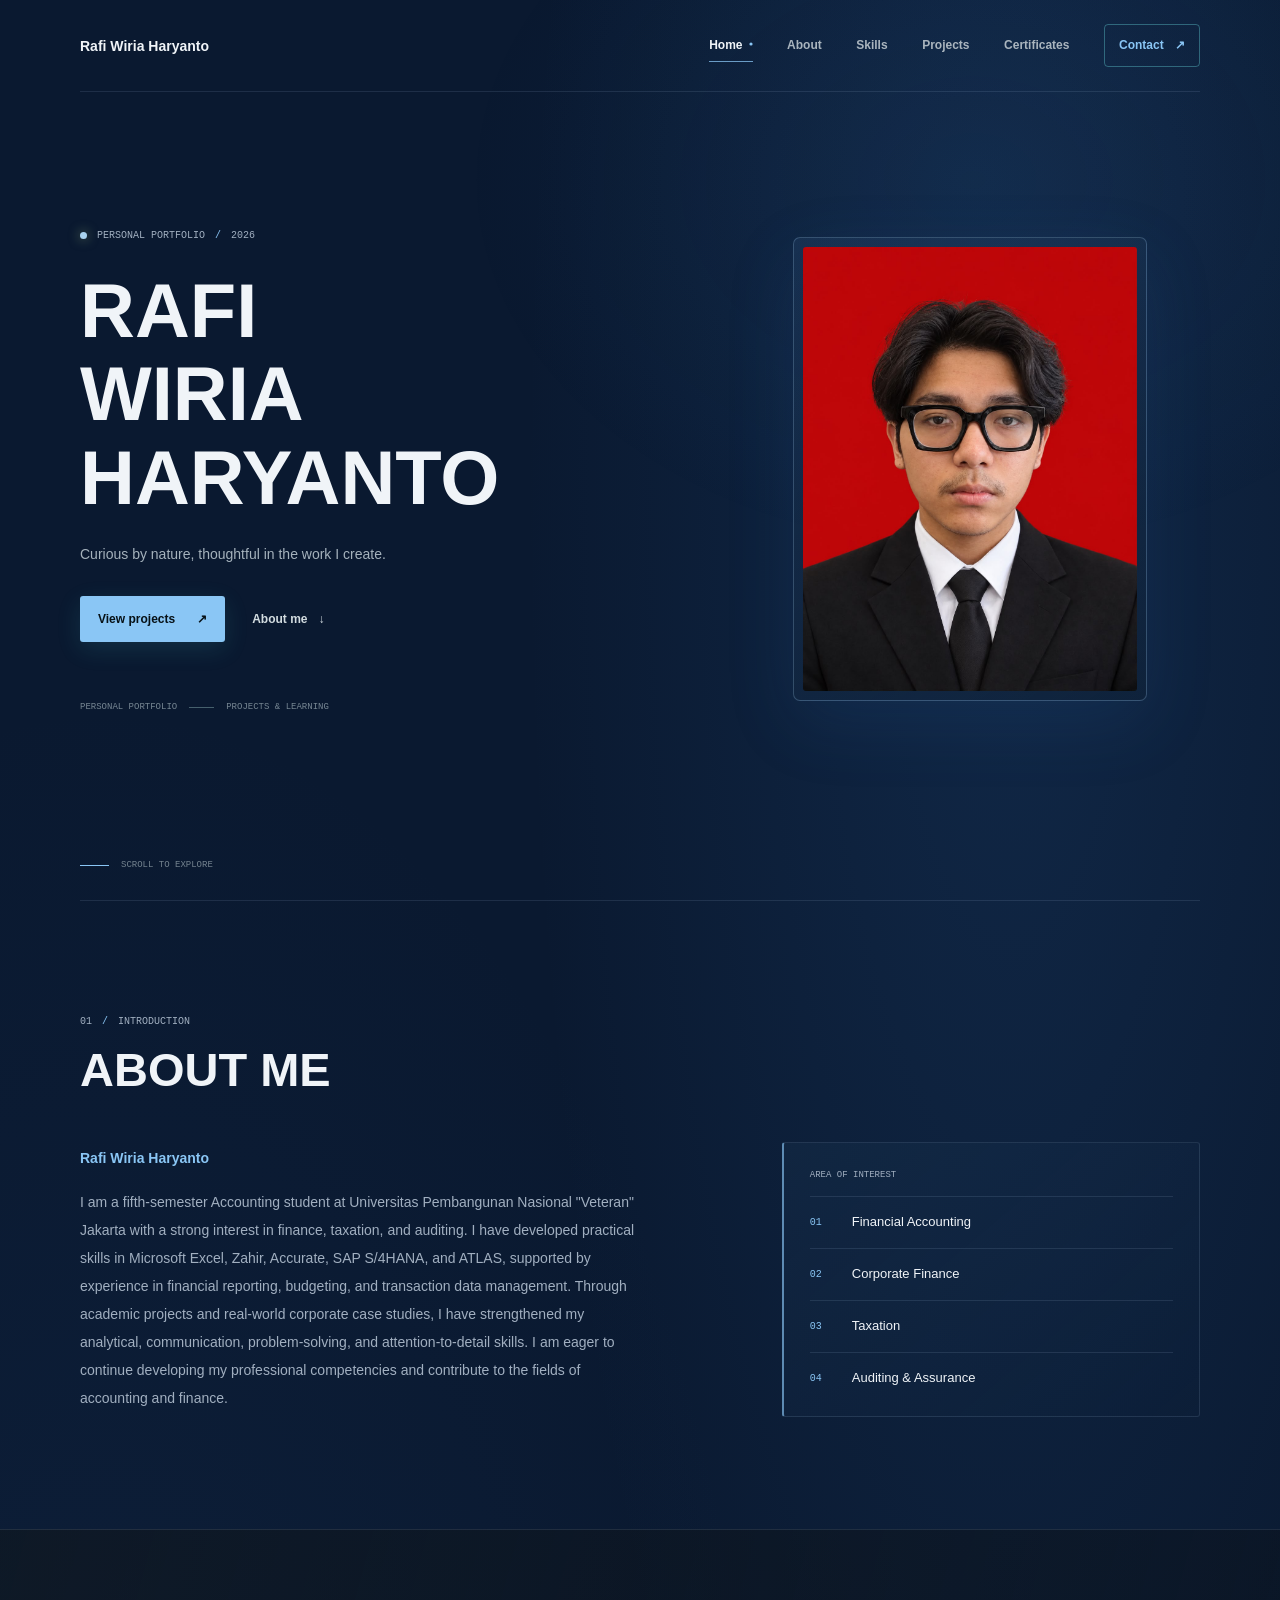
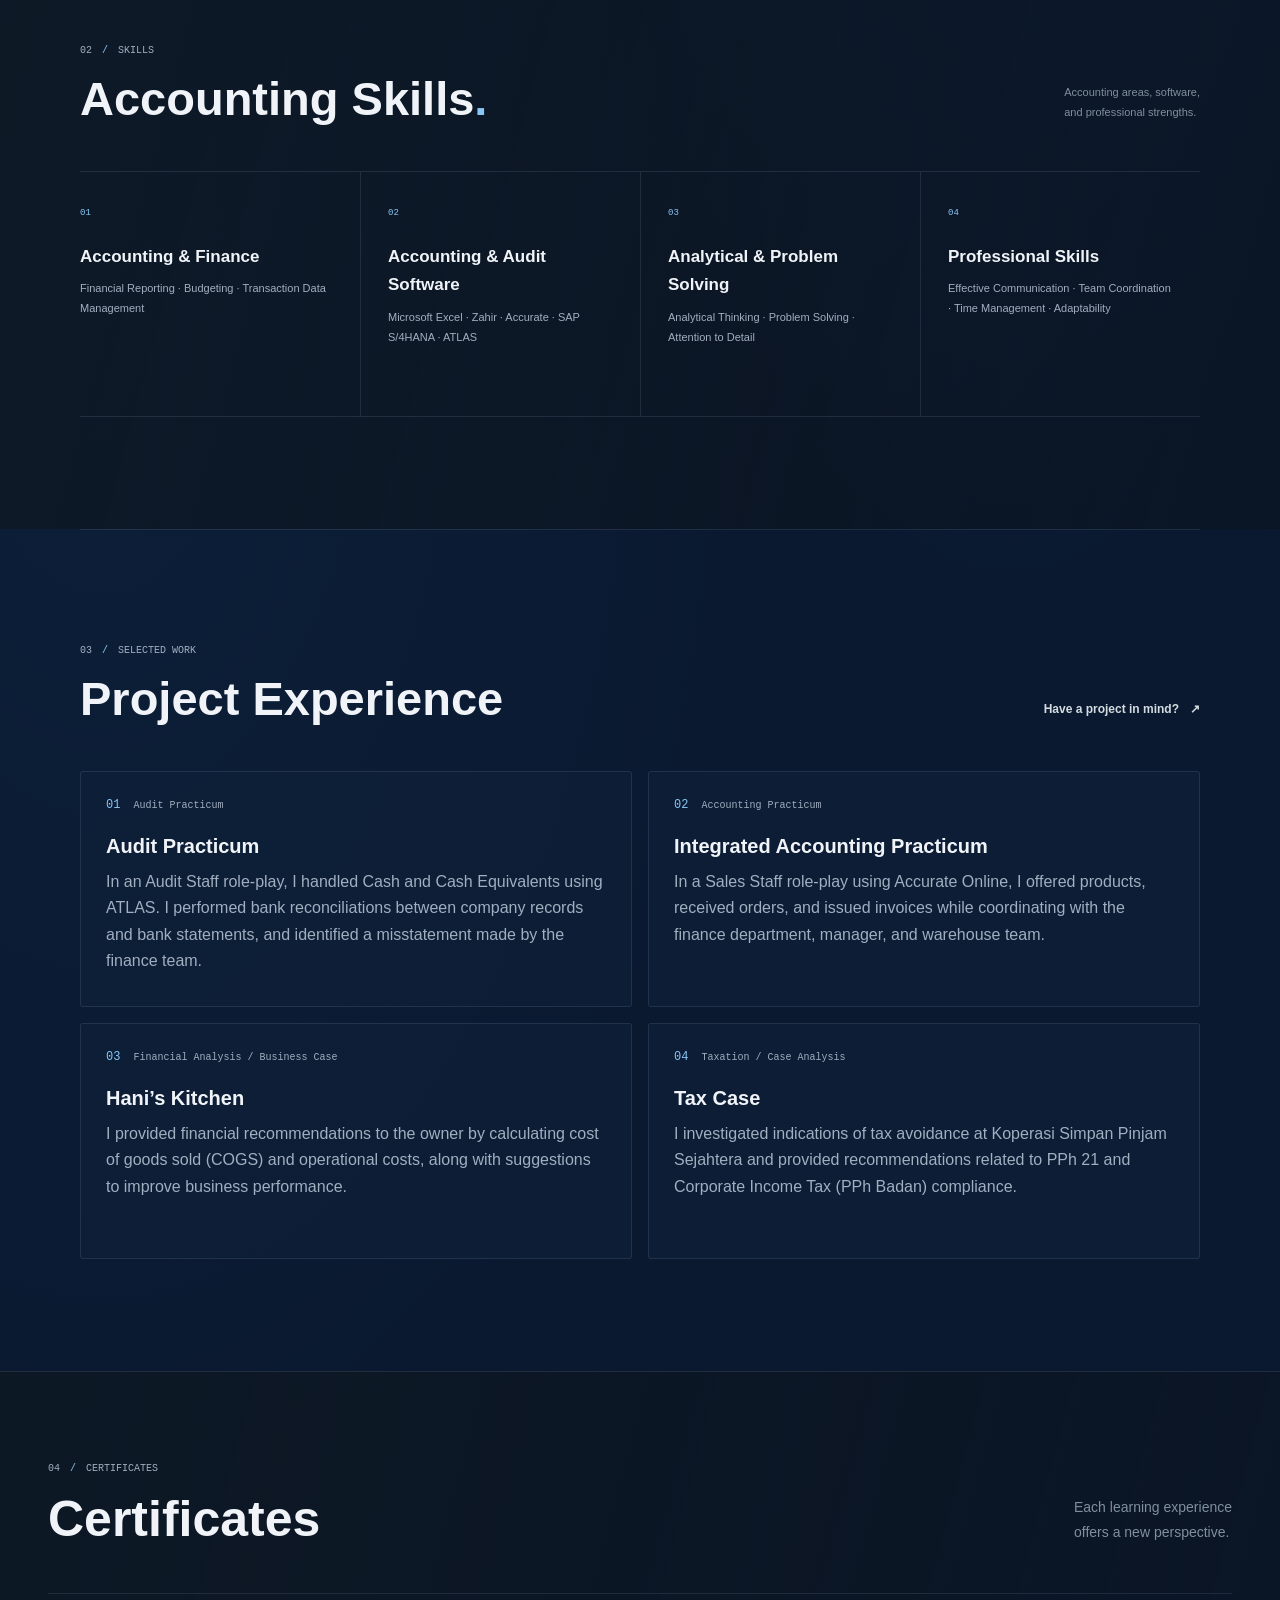
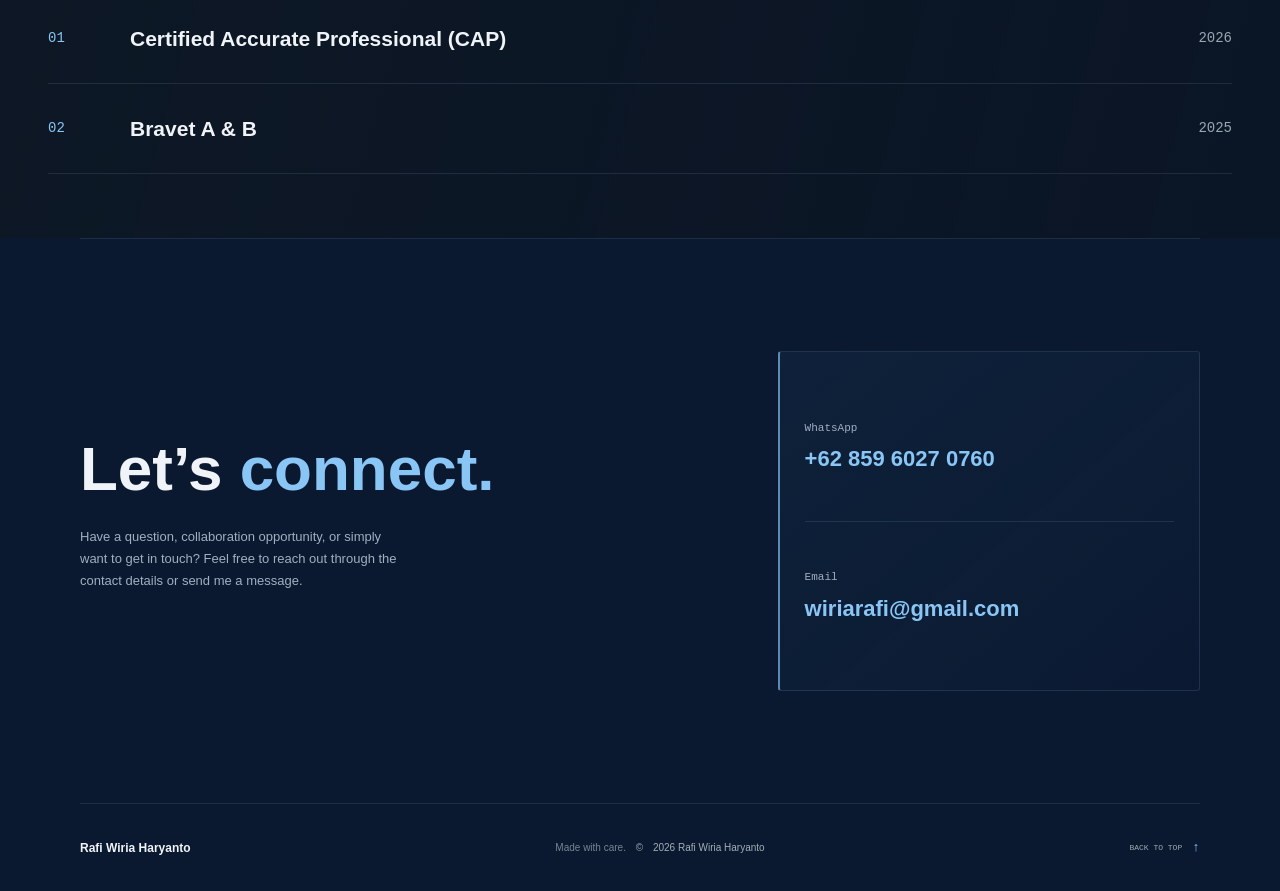
<file: index.html>
<!DOCTYPE html>
<html lang="en">
<head>
	<meta charset="UTF-8">
	<meta name="viewport" content="width=device-width, initial-scale=1.0">
	<meta name="theme-color" content="#0a1930">
	<meta name="description" content="Portfolio pribadi Rafi Wiria Haryanto.">
	<title>Rafi Wiria Haryanto | Portfolio</title>
	<link rel="stylesheet" href="style.css">
	<script src="script.js" defer></script>
</head>
<body>
	<div class="page-shell">
		<header class="site-header">
			<a class="wordmark" href="#home" aria-label="Rafi Wiria Haryanto, kembali ke Home">Rafi Wiria Haryanto</a>
			<button class="menu-toggle" type="button" aria-label="Open navigation" aria-expanded="false" aria-controls="primary-navigation">
				<span></span><span></span>
			</button>
			<nav class="site-nav" id="primary-navigation" aria-label="Primary navigation">
				<a href="#home" class="nav-link is-active">Home</a>
				<a href="#about" class="nav-link">About</a>
				<a href="#skills" class="nav-link">Skills</a>
				<a href="#projects" class="nav-link">Projects</a>
				<a href="#certificates" class="nav-link">Certificates</a>
				<a href="#contact" class="nav-contact">Contact <span aria-hidden="true">↗</span></a>
			</nav>
		</header>

		<main>
			<section class="hero section-wrap" id="home" aria-labelledby="hero-title">
				<div class="hero-copy">
					<p class="eyebrow"><span class="status-dot"></span> PERSONAL PORTFOLIO <span class="eyebrow-divider">/</span> 2026</p>
					<h1 id="hero-title">RAFI<br>WIRIA<br>HARYANTO</h1>
					<p class="hero-description">Curious by nature, thoughtful in the work I create.</p>
					<div class="hero-actions">
						<a class="button button-primary" href="#projects">View projects <span aria-hidden="true">↗</span></a>
						<a class="text-link" href="#about">About me <span aria-hidden="true">↓</span></a>
					</div>
					<div class="hero-meta"><span>PERSONAL PORTFOLIO</span><span class="meta-line"></span><span>PROJECTS &amp; LEARNING</span></div>
				</div>
				<figure class="hero-profile">
					<div class="profile-frame"><img src="Assets/profile.jpg" alt="Profile photo of Rafi Wiria Haryanto"></div>
				</figure>
				<a class="scroll-cue" href="#about"><span></span> SCROLL TO EXPLORE</a>
			</section>

			<section class="content-section section-wrap" id="about" aria-labelledby="about-title">
				<div class="section-heading">
					<p class="eyebrow">01 <span class="eyebrow-divider">/</span> INTRODUCTION</p>
					<h2 id="about-title">ABOUT ME</h2>
				</div>
				<div class="about-layout">
					<div class="about-copy">
						<p class="about-name">Rafi Wiria Haryanto</p>
						<p class="about-description">I am a fifth-semester Accounting student at Universitas Pembangunan Nasional &quot;Veteran&quot; Jakarta with a strong interest in finance, taxation, and auditing. I have developed practical skills in Microsoft Excel, Zahir, Accurate, SAP S/4HANA, and ATLAS, supported by experience in financial reporting, budgeting, and transaction data management. Through academic projects and real-world corporate case studies, I have strengthened my analytical, communication, problem-solving, and attention-to-detail skills. I am eager to continue developing my professional competencies and contribute to the fields of accounting and finance.</p>
					</div>
					<aside class="about-visual" aria-label="Areas of interest">
						<p class="eyebrow">AREA OF INTEREST</p>
						<ul class="interest-list">
							<li><span>01</span><span>Financial Accounting</span></li>
							<li><span>02</span><span>Corporate Finance</span></li>
							<li><span>03</span><span>Taxation</span></li>
							<li><span>04</span><span>Auditing &amp; Assurance</span></li>
						</ul>
					</aside>
				</div>
			</section>

			<section class="content-section skills-section" id="skills" aria-labelledby="skills-title">
				<div class="section-wrap">
					<div class="section-heading section-heading-row">
						<div><p class="eyebrow">02 <span class="eyebrow-divider">/</span> SKILLS</p><h2 id="skills-title">Accounting Skills<span class="text-accent">.</span></h2></div>
						<p class="section-note">Accounting areas, software,<br>and professional strengths.</p>
					</div>
					<div class="skills-grid">
						<article class="skill-group"><span class="skill-number">01</span><h3>Accounting &amp; Finance</h3><p>Financial Reporting · Budgeting · Transaction Data Management</p></article>
						<article class="skill-group"><span class="skill-number">02</span><h3>Accounting &amp; Audit Software</h3><p>Microsoft Excel · Zahir · Accurate · SAP S/4HANA · ATLAS</p></article>
						<article class="skill-group"><span class="skill-number">03</span><h3>Analytical &amp; Problem Solving</h3><p>Analytical Thinking · Problem Solving · Attention to Detail</p></article>
						<article class="skill-group"><span class="skill-number">04</span><h3>Professional Skills</h3><p>Effective Communication · Team Coordination · Time Management · Adaptability</p></article>
					</div>
				</div>
			</section>

			<section class="content-section section-wrap" id="projects" aria-labelledby="projects-title">
				<div class="section-heading section-heading-row">
					<div><p class="eyebrow">03 <span class="eyebrow-divider">/</span> SELECTED WORK</p><h2 id="projects-title">Project Experience</h2></div>
					<a class="text-link heading-link" href="#contact">Have a project in mind? <span aria-hidden="true">↗</span></a>
				</div>
				<div class="projects-grid">
					<article class="project-card">
						<div class="project-card-header"><span class="project-number">01</span><span class="project-type">Audit Practicum</span></div>
						<h3>Audit Practicum</h3>
						<p>In an Audit Staff role-play, I handled Cash and Cash Equivalents using ATLAS. I performed bank reconciliations between company records and bank statements, and identified a misstatement made by the finance team.</p>
					</article>
					<article class="project-card">
						<div class="project-card-header"><span class="project-number">02</span><span class="project-type">Accounting Practicum</span></div>
						<h3>Integrated Accounting Practicum</h3>
						<p>In a Sales Staff role-play using Accurate Online, I offered products, received orders, and issued invoices while coordinating with the finance department, manager, and warehouse team.</p>
					</article>
					<article class="project-card">
						<div class="project-card-header"><span class="project-number">03</span><span class="project-type">Financial Analysis / Business Case</span></div>
						<h3>Hani&#8217;s Kitchen</h3>
						<p>I provided financial recommendations to the owner by calculating cost of goods sold (COGS) and operational costs, along with suggestions to improve business performance.</p>
					</article>
					<article class="project-card">
						<div class="project-card-header"><span class="project-number">04</span><span class="project-type">Taxation / Case Analysis</span></div>
						<h3>Tax Case</h3>
						<p>I investigated indications of tax avoidance at Koperasi Simpan Pinjam Sejahtera and provided recommendations related to PPh 21 and Corporate Income Tax (PPh Badan) compliance.</p>
					</article>
				</div>
			</section>

			<section class="content-section certificates-section" id="certificates" aria-labelledby="certificates-title">
				<div class="section-wrap">
					<div class="section-heading section-heading-row">
						<div><p class="eyebrow">04 <span class="eyebrow-divider">/</span> CERTIFICATES</p><h2 id="certificates-title">Certificates</h2></div>
						<p class="section-note">Each learning experience<br>offers a new perspective.</p>
					</div>
					<div class="certificate-list">
						<article class="certificate-row" role="button" tabindex="0" aria-haspopup="dialog" aria-label="View certificate: Certified Accurate Professional (CAP)"><span class="certificate-mark">01</span><div class="certificate-copy"><h3>Certified Accurate Professional (CAP)</h3></div><span class="certificate-date">2026</span></article>
						<article class="certificate-row" role="button" tabindex="0" aria-haspopup="dialog" aria-label="View certificate: Bravet A &amp; B"><span class="certificate-mark">02</span><div class="certificate-copy"><h3>Bravet A &amp; B</h3></div><span class="certificate-date">2025</span></article>
					</div>
				</div>
			</section>

			<section class="contact-section section-wrap" id="contact" aria-labelledby="contact-title">
				<div class="contact-intro"><h2 id="contact-title">Let&#8217;s <span class="text-accent">connect.</span></h2><p>Have a question, collaboration opportunity, or simply want to get in touch? Feel free to reach out through the contact details or send me a message.</p></div>
				<div class="contact-details" aria-label="Direct contact details">
					<div class="contact-detail"><span class="contact-detail-label">WhatsApp</span><a class="contact-detail-link" href="https://wa.me/6285960270760">+62 859 6027 0760</a></div>
					<div class="contact-detail"><span class="contact-detail-label">Email</span><a class="contact-detail-link" href="mailto:wiriarafi@gmail.com">wiriarafi@gmail.com</a></div>
				</div>
			</section>
		</main>

		<footer class="site-footer section-wrap"><a class="wordmark" href="#home" aria-label="Rafi Wiria Haryanto, back to Home">Rafi Wiria Haryanto</a><p>Made with care. <span>© <span id="current-year">2026</span> Rafi Wiria Haryanto</span></p><a class="back-to-top" href="#home">BACK TO TOP <span aria-hidden="true">↑</span></a></footer>
	</div>
	<div class="certificate-modal" id="certificate-modal" role="dialog" aria-modal="true" aria-label="Certificate preview" aria-hidden="true" hidden>
		<button class="certificate-modal-close" type="button" aria-label="Close certificate preview">&times;</button>
		<div class="certificate-modal-content">
			<img src="Assets/Certificate/Rafi Wiria Haryanto.png" alt="E-certificate of Rafi Wiria Haryanto">
		</div>
	</div>
</body>
</html>
</file>
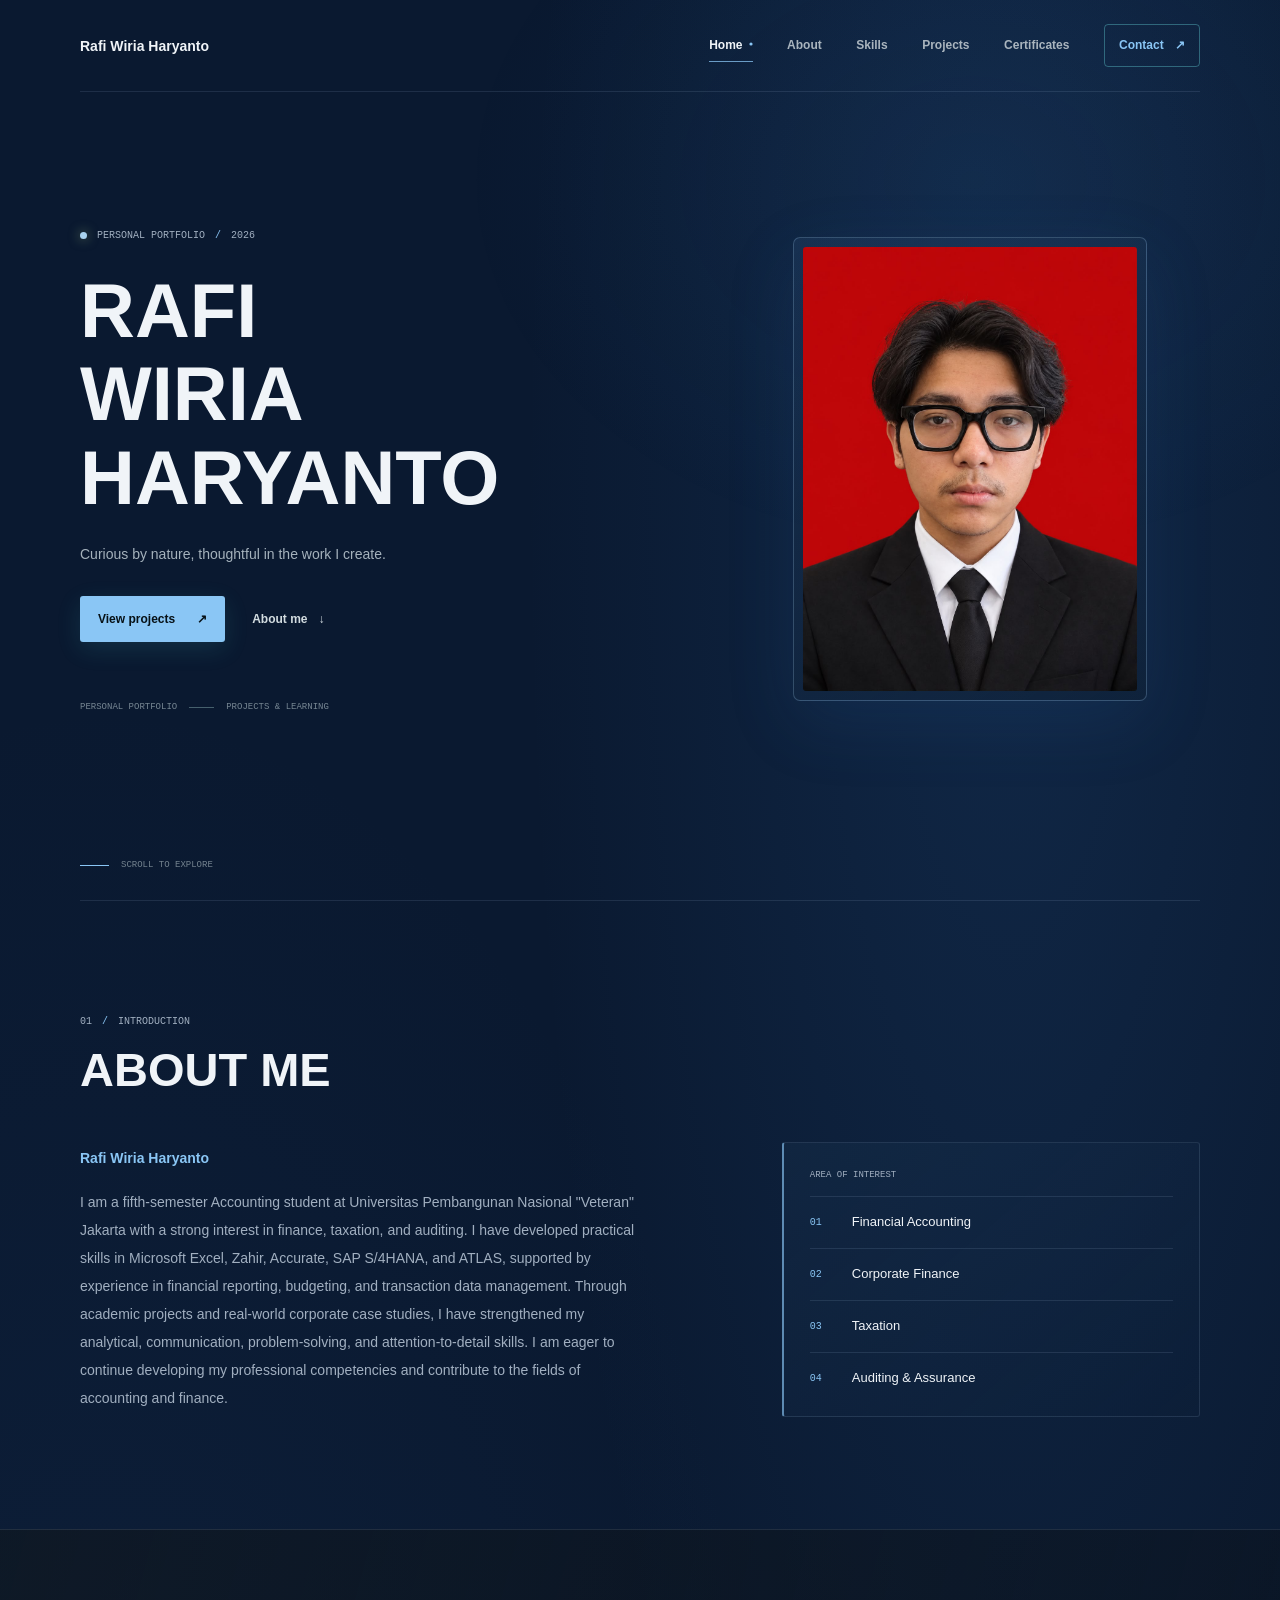
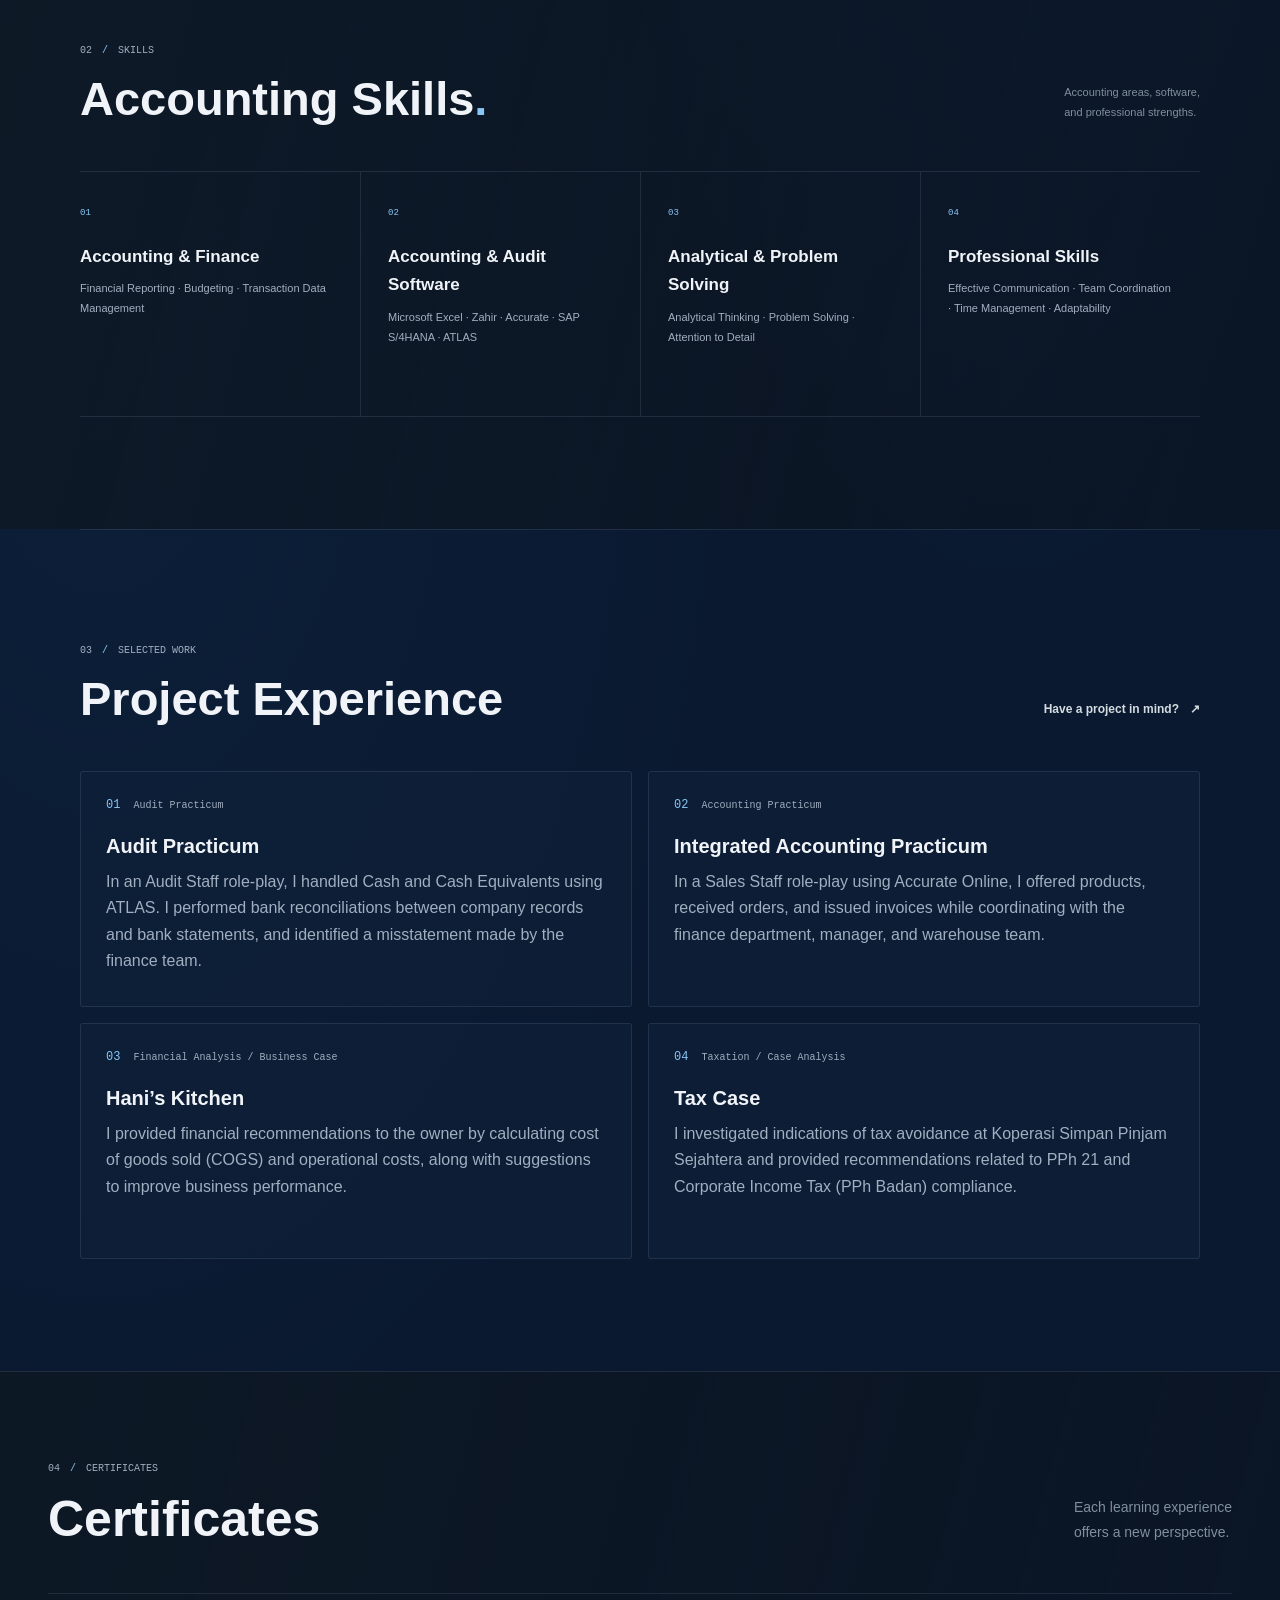
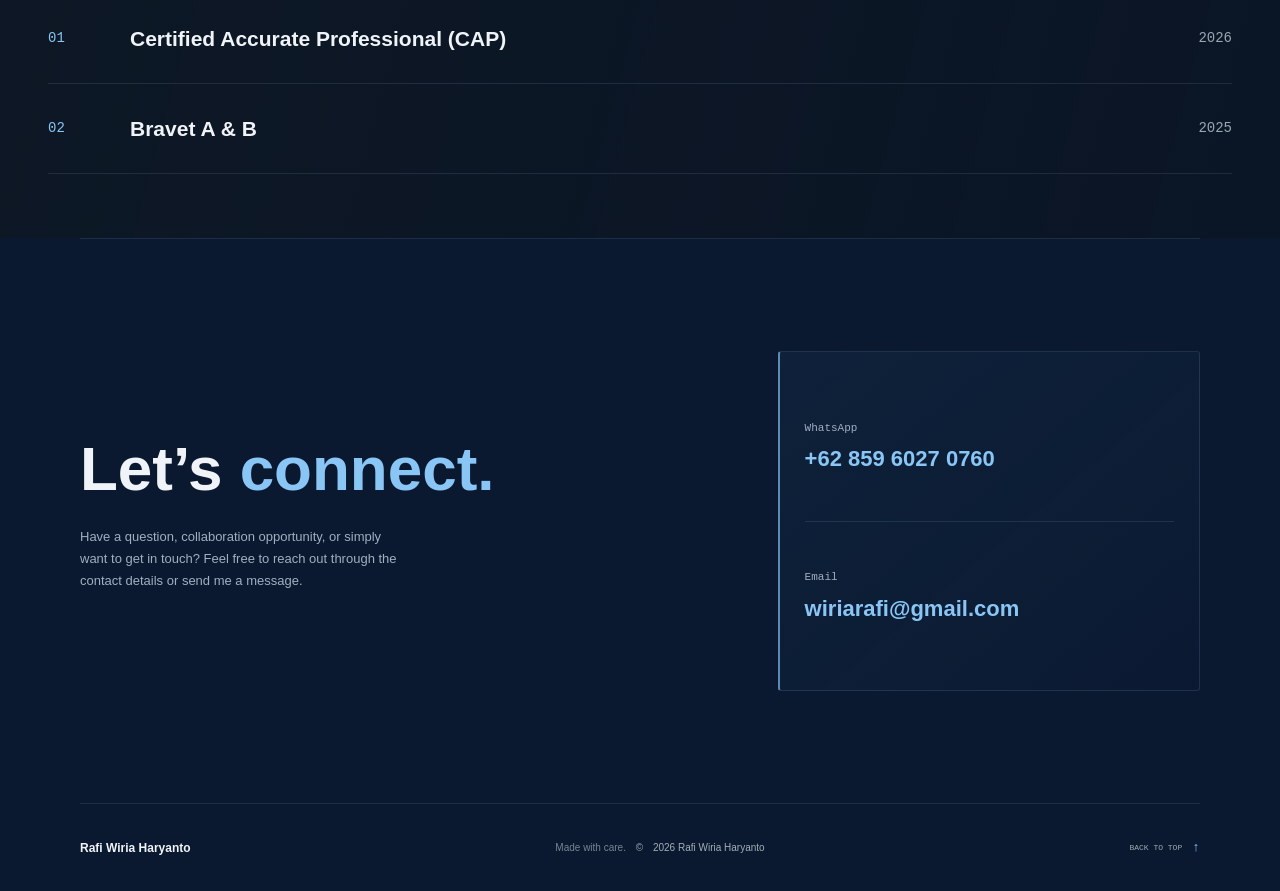
<file: Portofolio/index.html>
<!DOCTYPE html>
<html lang="en">
<head>
	<meta charset="UTF-8">
	<meta name="viewport" content="width=device-width, initial-scale=1.0">
	<meta name="theme-color" content="#0a1930">
	<meta name="description" content="Portfolio pribadi Rafi Wiria Haryanto.">
	<title>Rafi Wiria Haryanto | Portfolio</title>
	<link rel="stylesheet" href="style.css">
	<script src="script.js" defer></script>
</head>
<body>
	<div class="page-shell">
		<header class="site-header">
			<a class="wordmark" href="#home" aria-label="Rafi Wiria Haryanto, kembali ke Home">Rafi Wiria Haryanto</a>
			<button class="menu-toggle" type="button" aria-label="Open navigation" aria-expanded="false" aria-controls="primary-navigation">
				<span></span><span></span>
			</button>
			<nav class="site-nav" id="primary-navigation" aria-label="Primary navigation">
				<a href="#home" class="nav-link is-active">Home</a>
				<a href="#about" class="nav-link">About</a>
				<a href="#skills" class="nav-link">Skills</a>
				<a href="#projects" class="nav-link">Projects</a>
				<a href="#certificates" class="nav-link">Certificates</a>
				<a href="#contact" class="nav-contact">Contact <span aria-hidden="true">↗</span></a>
			</nav>
		</header>

		<main>
			<section class="hero section-wrap" id="home" aria-labelledby="hero-title">
				<div class="hero-copy">
					<p class="eyebrow"><span class="status-dot"></span> PERSONAL PORTFOLIO <span class="eyebrow-divider">/</span> 2026</p>
					<h1 id="hero-title">RAFI<br>WIRIA<br>HARYANTO</h1>
					<p class="hero-description">Curious by nature, thoughtful in the work I create.</p>
					<div class="hero-actions">
						<a class="button button-primary" href="#projects">View projects <span aria-hidden="true">↗</span></a>
						<a class="text-link" href="#about">About me <span aria-hidden="true">↓</span></a>
					</div>
					<div class="hero-meta"><span>PERSONAL PORTFOLIO</span><span class="meta-line"></span><span>PROJECTS &amp; LEARNING</span></div>
				</div>
				<figure class="hero-profile">
					<div class="profile-frame"><img src="Assets/profile.jpg" alt="Profile photo of Rafi Wiria Haryanto"></div>
				</figure>
				<a class="scroll-cue" href="#about"><span></span> SCROLL TO EXPLORE</a>
			</section>

			<section class="content-section section-wrap" id="about" aria-labelledby="about-title">
				<div class="section-heading">
					<p class="eyebrow">01 <span class="eyebrow-divider">/</span> INTRODUCTION</p>
					<h2 id="about-title">ABOUT ME</h2>
				</div>
				<div class="about-layout">
					<div class="about-copy">
						<p class="about-name">Rafi Wiria Haryanto</p>
						<p class="about-description">I am a fifth-semester Accounting student at Universitas Pembangunan Nasional &quot;Veteran&quot; Jakarta with a strong interest in finance, taxation, and auditing. I have developed practical skills in Microsoft Excel, Zahir, Accurate, SAP S/4HANA, and ATLAS, supported by experience in financial reporting, budgeting, and transaction data management. Through academic projects and real-world corporate case studies, I have strengthened my analytical, communication, problem-solving, and attention-to-detail skills. I am eager to continue developing my professional competencies and contribute to the fields of accounting and finance.</p>
					</div>
					<aside class="about-visual" aria-label="Areas of interest">
						<p class="eyebrow">AREA OF INTEREST</p>
						<ul class="interest-list">
							<li><span>01</span><span>Financial Accounting</span></li>
							<li><span>02</span><span>Corporate Finance</span></li>
							<li><span>03</span><span>Taxation</span></li>
							<li><span>04</span><span>Auditing &amp; Assurance</span></li>
						</ul>
					</aside>
				</div>
			</section>

			<section class="content-section skills-section" id="skills" aria-labelledby="skills-title">
				<div class="section-wrap">
					<div class="section-heading section-heading-row">
						<div><p class="eyebrow">02 <span class="eyebrow-divider">/</span> SKILLS</p><h2 id="skills-title">Accounting Skills<span class="text-accent">.</span></h2></div>
						<p class="section-note">Accounting areas, software,<br>and professional strengths.</p>
					</div>
					<div class="skills-grid">
						<article class="skill-group"><span class="skill-number">01</span><h3>Accounting &amp; Finance</h3><p>Financial Reporting · Budgeting · Transaction Data Management</p></article>
						<article class="skill-group"><span class="skill-number">02</span><h3>Accounting &amp; Audit Software</h3><p>Microsoft Excel · Zahir · Accurate · SAP S/4HANA · ATLAS</p></article>
						<article class="skill-group"><span class="skill-number">03</span><h3>Analytical &amp; Problem Solving</h3><p>Analytical Thinking · Problem Solving · Attention to Detail</p></article>
						<article class="skill-group"><span class="skill-number">04</span><h3>Professional Skills</h3><p>Effective Communication · Team Coordination · Time Management · Adaptability</p></article>
					</div>
				</div>
			</section>

			<section class="content-section section-wrap" id="projects" aria-labelledby="projects-title">
				<div class="section-heading section-heading-row">
					<div><p class="eyebrow">03 <span class="eyebrow-divider">/</span> SELECTED WORK</p><h2 id="projects-title">Project Experience</h2></div>
					<a class="text-link heading-link" href="#contact">Have a project in mind? <span aria-hidden="true">↗</span></a>
				</div>
				<div class="projects-grid">
					<article class="project-card">
						<div class="project-card-header"><span class="project-number">01</span><span class="project-type">Audit Practicum</span></div>
						<h3>Audit Practicum</h3>
						<p>In an Audit Staff role-play, I handled Cash and Cash Equivalents using ATLAS. I performed bank reconciliations between company records and bank statements, and identified a misstatement made by the finance team.</p>
					</article>
					<article class="project-card">
						<div class="project-card-header"><span class="project-number">02</span><span class="project-type">Accounting Practicum</span></div>
						<h3>Integrated Accounting Practicum</h3>
						<p>In a Sales Staff role-play using Accurate Online, I offered products, received orders, and issued invoices while coordinating with the finance department, manager, and warehouse team.</p>
					</article>
					<article class="project-card">
						<div class="project-card-header"><span class="project-number">03</span><span class="project-type">Financial Analysis / Business Case</span></div>
						<h3>Hani&#8217;s Kitchen</h3>
						<p>I provided financial recommendations to the owner by calculating cost of goods sold (COGS) and operational costs, along with suggestions to improve business performance.</p>
					</article>
					<article class="project-card">
						<div class="project-card-header"><span class="project-number">04</span><span class="project-type">Taxation / Case Analysis</span></div>
						<h3>Tax Case</h3>
						<p>I investigated indications of tax avoidance at Koperasi Simpan Pinjam Sejahtera and provided recommendations related to PPh 21 and Corporate Income Tax (PPh Badan) compliance.</p>
					</article>
				</div>
			</section>

			<section class="content-section certificates-section" id="certificates" aria-labelledby="certificates-title">
				<div class="section-wrap">
					<div class="section-heading section-heading-row">
						<div><p class="eyebrow">04 <span class="eyebrow-divider">/</span> CERTIFICATES</p><h2 id="certificates-title">Certificates</h2></div>
						<p class="section-note">Each learning experience<br>offers a new perspective.</p>
					</div>
					<div class="certificate-list">
						<article class="certificate-row"><span class="certificate-mark">01</span><div class="certificate-copy"><h3>Certified Accurate Professional (CAP)</h3></div><span class="certificate-date">2026</span></article>
						<article class="certificate-row"><span class="certificate-mark">02</span><div class="certificate-copy"><h3>Bravet A &amp; B</h3></div><span class="certificate-date">2025</span></article>
					</div>
				</div>
			</section>

			<section class="contact-section section-wrap" id="contact" aria-labelledby="contact-title">
				<div class="contact-intro"><h2 id="contact-title">Let&#8217;s <span class="text-accent">connect.</span></h2><p>Have a question, collaboration opportunity, or simply want to get in touch? Feel free to reach out through the contact details or send me a message.</p></div>
				<div class="contact-details" aria-label="Direct contact details">
					<div class="contact-detail"><span class="contact-detail-label">WhatsApp</span><a class="contact-detail-link" href="https://wa.me/6285960270760">+62 859 6027 0760</a></div>
					<div class="contact-detail"><span class="contact-detail-label">Email</span><a class="contact-detail-link" href="mailto:wiriarafi@gmail.com">wiriarafi@gmail.com</a></div>
				</div>
			</section>
		</main>

		<footer class="site-footer section-wrap"><a class="wordmark" href="#home" aria-label="Rafi Wiria Haryanto, back to Home">Rafi Wiria Haryanto</a><p>Made with care. <span>© <span id="current-year">2026</span> Rafi Wiria Haryanto</span></p><a class="back-to-top" href="#home">BACK TO TOP <span aria-hidden="true">↑</span></a></footer>
	</div>
</body>
</html>
</file>
<file: style.css>
:root {
  color-scheme: dark;
  --ink: #0a1930;
  --ink-soft: #0d2039;
  --panel: #10243d;
  --panel-light: #152d49;
  --line: rgba(178, 205, 232, 0.12);
  --text: #f0f4f8;
  --muted: #a1afc0;
  --cyan: #8ac6f5;
  --blue: #71aef0;
  --lime: #a9d2ef;
  --font-main: 'Segoe UI', 'Trebuchet MS', sans-serif;
  --font-mono: 'Cascadia Mono', 'Consolas', monospace;
  --page-width: 1120px;
}

*,
*::before,
*::after {
  box-sizing: border-box;
}

html {
  scroll-behavior: smooth;
  scroll-padding-top: 92px;
}

body {
  margin: 0;
  background-color: var(--ink);
  background-image: radial-gradient(ellipse at 79% 12%, rgba(48, 112, 183, 0.17), transparent 34%), radial-gradient(ellipse at 8% 47%, rgba(33, 72, 123, 0.12), transparent 40%);
  color: var(--text);
  font-family: var(--font-main);
  font-size: 15px;
  line-height: 1.7;
  -webkit-font-smoothing: antialiased;
}

body::before {
  position: fixed;
  z-index: -1;
  inset: 0;
  background: radial-gradient(ellipse at 76% 20%, rgba(64, 129, 195, 0.08), transparent 37%);
  content: '';
  pointer-events: none;
}

a {
  color: inherit;
  text-decoration: none;
}

button,
input,
textarea {
  font: inherit;
}

button,
a,
input,
textarea {
  -webkit-tap-highlight-color: transparent;
}

a:focus-visible,
button:focus-visible,
input:focus-visible,
textarea:focus-visible {
  outline: 2px solid var(--cyan);
  outline-offset: 4px;
}

::selection {
  background: rgba(109, 228, 231, 0.26);
  color: white;
}

.page-shell {
  overflow: hidden;
}

.section-wrap,
.site-header {
  width: min(var(--page-width), calc(100% - 96px));
  margin-inline: auto;
}

.site-header {
  position: relative;
  z-index: 10;
  display: flex;
  min-height: 92px;
  align-items: center;
  justify-content: space-between;
  border-bottom: 1px solid var(--line);
}

.wordmark {
  font-size: 14px;
  font-weight: 700;
  letter-spacing: 0;
  line-height: 1;
}

.site-nav {
  display: flex;
  align-items: center;
  gap: clamp(18px, 2.7vw, 36px);
}

.nav-link,
.nav-contact {
  position: relative;
  color: #aab5be;
  font-size: 12px;
  font-weight: 600;
  transition: color 180ms ease;
}

.nav-link::before {
  position: absolute;
  right: 0;
  bottom: -6px;
  left: 0;
  height: 1px;
  background: var(--cyan);
  content: '';
  opacity: 0.75;
  transform: scaleX(0);
  transform-origin: left;
  transition: transform 180ms ease;
}

.nav-link:hover::before,
.nav-link.is-active::before {
  transform: scaleX(1);
}

.nav-link:hover,
.nav-link.is-active,
.nav-contact:hover {
  color: var(--text);
}

.nav-link.is-active::after {
  display: inline-block;
  width: 4px;
  height: 4px;
  margin: 0 0 3px 6px;
  border-radius: 50%;
  background: var(--cyan);
  content: '';
  transform: scale(0.8);
  transition: transform 180ms ease;
}

.nav-contact {
  padding: 10px 14px;
  border: 1px solid rgba(109, 228, 231, 0.35);
  border-radius: 4px;
  color: var(--cyan);
  transition: color 180ms ease, border-color 180ms ease, background-color 180ms ease, transform 180ms ease;
}

.nav-contact:hover {
  transform: translateY(-1px);
}

.nav-contact.is-active {
  border-color: rgba(138, 198, 245, 0.58);
  background: rgba(138, 198, 245, 0.08);
  color: var(--text);
}

.nav-contact span {
  margin-left: 8px;
}

.menu-toggle {
  display: none;
}

.hero {
  position: relative;
  display: grid;
  min-height: max(650px, calc(100svh - 92px));
  grid-template-columns: 1.08fr 0.92fr;
  align-items: center;
  padding-top: 28px;
  padding-bottom: 82px;
}

.hero-copy {
  position: relative;
  z-index: 1;
  padding: 34px 0 30px;
  animation: rise-in 700ms ease both;
}

.eyebrow,
.hero-meta,
.scroll-cue,
.skill-number,
.certificate-date,
.back-to-top {
  font-family: var(--font-mono);
  font-size: 10px;
  font-weight: 400;
  letter-spacing: 0;
}

.eyebrow {
  display: flex;
  align-items: center;
  gap: 10px;
  margin: 0 0 25px;
  color: var(--muted);
}

.status-dot {
  width: 7px;
  height: 7px;
  border-radius: 50%;
  background: var(--lime);
  box-shadow: 0 0 12px rgba(196, 231, 142, 0.55);
}

.eyebrow-divider {
  color: var(--cyan);
}

h1,
h2,
h3,
p {
  margin-top: 0;
}

.hero h1 {
  margin-bottom: 22px;
  font-size: 76px;
  font-weight: 700;
  letter-spacing: 0;
  line-height: 1.1;
}

.text-accent {
  color: var(--cyan);
}

.hero-description {
  max-width: 465px;
  margin-bottom: 28px;
  color: #a5b2bc;
  font-size: 14px;
  line-height: 1.9;
}

.hero-description strong {
  color: var(--text);
  font-weight: 600;
}

.hero-actions {
  display: flex;
  align-items: center;
  gap: 27px;
}

.button {
  display: inline-flex;
  min-height: 46px;
  align-items: center;
  justify-content: center;
  gap: 22px;
  padding: 0 17px;
  border: 1px solid transparent;
  border-radius: 3px;
  cursor: pointer;
  font-size: 12px;
  font-weight: 700;
  transition: transform 180ms ease, box-shadow 180ms ease, background 180ms ease;
}

.button:hover {
  transform: translateY(-2px);
}

.button-primary {
  background: var(--cyan);
  box-shadow: 0 7px 25px rgba(62, 190, 199, 0.14);
  color: #071116;
}

.button-primary:hover {
  background: #91eff0;
  box-shadow: 0 9px 30px rgba(62, 190, 199, 0.24);
}

.text-link {
  display: inline-flex;
  align-items: center;
  gap: 11px;
  color: #d3dce0;
  font-size: 12px;
  font-weight: 600;
  transition: color 180ms ease;
}

.text-link:hover {
  color: var(--cyan);
}

.hero-meta {
  display: flex;
  align-items: center;
  gap: 12px;
  margin-top: 58px;
  color: #778793;
  font-size: 9px;
}

.meta-line {
  width: 25px;
  height: 1px;
  background: #46606d;
}

.hero-profile {
  position: relative;
  display: flex;
  width: min(100%, 460px);
  min-height: min(480px, 65svh);
  align-items: center;
  justify-content: center;
  justify-self: end;
  margin: 0;
  isolation: isolate;
  animation: profile-in 800ms 100ms ease both, profile-float 7s 900ms ease-in-out infinite;
}

.hero-profile::before {
  position: absolute;
  inset: 17% 10%;
  border-radius: 12px;
  background: radial-gradient(ellipse, rgba(79, 151, 224, 0.2), transparent 70%);
  content: '';
  filter: blur(28px);
  opacity: 0.65;
  z-index: -1;
  animation: profile-glow 7s ease-in-out infinite;
}

.profile-frame {
  position: relative;
  display: flex;
  max-width: 100%;
  max-height: min(465px, 66svh);
  align-items: center;
  justify-content: center;
  padding: 9px;
  overflow: hidden;
  border: 1px solid rgba(150, 194, 232, 0.27);
  border-radius: 7px;
  background: linear-gradient(145deg, rgba(80, 130, 186, 0.12), rgba(15, 34, 57, 0.7));
  box-shadow: 0 22px 70px rgba(39, 100, 163, 0.14);
  transition: transform 350ms ease, box-shadow 350ms ease;
}

.profile-frame img {
  display: block;
  width: auto;
  max-width: 100%;
  height: auto;
  max-height: min(445px, 64svh);
  border-radius: 3px;
}

.hero-profile:hover .profile-frame {
  transform: scale(1.02);
}

.scroll-cue {
  position: absolute;
  bottom: 27px;
  left: 0;
  display: flex;
  align-items: center;
  gap: 12px;
  color: #74838f;
  font-size: 9px;
}

.scroll-cue span {
  width: 29px;
  height: 1px;
  background: var(--cyan);
}

.content-section {
  padding-top: 112px;
  padding-bottom: 112px;
  border-top: 1px solid var(--line);
}

.certificates-section {
  padding-top: 88px;
  padding-bottom: 64px;
}

.certificates-section > .section-wrap {
  width: min(1280px, calc(100% - 96px));
}

.section-heading {
  margin-bottom: 44px;
}

.section-heading .eyebrow {
  margin-bottom: 12px;
}

.section-heading h2,
.contact-intro h2 {
  margin-bottom: 0;
  font-size: clamp(32px, 4vw, 47px);
  font-weight: 600;
  letter-spacing: 0;
  line-height: 1.2;
}

.about-layout {
  display: grid;
  grid-template-columns: 1.1fr 0.78fr;
  gap: 10%;
  align-items: center;
}

.about-name {
  margin-bottom: 18px;
  color: var(--cyan);
  font-size: 14px;
  font-weight: 600;
}

.about-lead {
  max-width: 550px;
  margin-bottom: 18px;
  color: var(--text);
  font-size: 29px;
  font-weight: 500;
  line-height: 1.5;
}

.about-description {
  max-width: 560px;
  margin: 0;
  color: var(--muted);
  font-size: 14px;
  line-height: 2;
}

.about-visual {
  padding: 25px 26px 12px;
  border: 1px solid var(--line);
  border-left: 2px solid rgba(138, 198, 245, 0.65);
  border-radius: 3px;
  background: linear-gradient(140deg, rgba(31, 59, 89, 0.25), rgba(13, 32, 57, 0.16));
}

.about-visual .eyebrow {
  margin-bottom: 12px;
  font-size: 9px;
}

.interest-list {
  margin: 0;
  padding: 0;
  list-style: none;
}

.interest-list li {
  display: grid;
  min-height: 52px;
  grid-template-columns: 28px 1fr;
  align-items: center;
  gap: 14px;
  border-top: 1px solid var(--line);
  color: var(--text);
  font-size: 13px;
}

.interest-list li > span:first-child {
  color: var(--cyan);
  font-family: var(--font-mono);
  font-size: 10px;
}

.skills-section,
.certificates-section {
  background: linear-gradient(105deg, rgba(15, 24, 34, 0.76), rgba(11, 17, 25, 0.45));
}

.section-heading-row {
  display: flex;
  align-items: end;
  justify-content: space-between;
  gap: 20px;
}

.section-heading-row .section-note {
  margin-bottom: 4px;
  color: #7f909c;
  font-size: 11px;
  line-height: 1.8;
}

.skills-grid {
  display: grid;
  grid-template-columns: repeat(4, minmax(0, 1fr));
  border-top: 1px solid var(--line);
  border-bottom: 1px solid var(--line);
}

.skill-group {
  min-height: 244px;
  padding: 25px 27px 28px 0;
}

.skill-group + .skill-group {
  padding-left: 27px;
  border-left: 1px solid var(--line);
}

.skill-number {
  color: var(--cyan);
  font-size: 9px;
}

.skill-group h3 {
  margin: 20px 0 8px;
  font-size: 17px;
  font-weight: 600;
}

.skill-group p {
  max-width: 300px;
  min-height: 68px;
  margin-bottom: 0;
  color: var(--muted);
  font-size: 11px;
  line-height: 1.8;
}

.tag-list {
  display: flex;
  flex-wrap: wrap;
  gap: 7px;
}

.tag-list span {
  padding: 5px 9px;
  border: 1px solid rgba(160, 193, 211, 0.12);
  border-radius: 2px;
  background: rgba(146, 185, 211, 0.035);
  color: #b0bdc6;
  font-family: var(--font-mono);
  font-size: 9px;
}

.heading-link {
  margin-bottom: 8px;
}

.projects-grid {
  display: grid;
  grid-template-columns: repeat(2, minmax(0, 1fr));
  gap: 16px;
}

.project-card {
  display: flex;
  min-height: 236px;
  flex-direction: column;
  padding: 23px 25px;
  border: 1px solid var(--line);
  border-radius: 3px;
  background: rgba(16, 36, 61, 0.44);
  transition: border-color 180ms ease, background 180ms ease, transform 180ms ease;
}

.project-card:hover {
  transform: translateY(-2px);
  border-color: rgba(138, 198, 245, 0.32);
  background: rgba(21, 45, 73, 0.56);
}

.project-card-header {
  display: flex;
  align-items: center;
  gap: 13px;
  margin-bottom: 17px;
}

.project-number {
  color: var(--cyan);
  font-family: var(--font-mono);
  font-size: 12px;
}

.project-type {
  color: var(--muted);
  font-family: var(--font-mono);
  font-size: 10px;
}

.project-card h3 {
  margin: 0 0 9px;
  color: var(--text);
  font-size: 20px;
  font-weight: 600;
  line-height: 1.35;
}

.project-card p {
  max-width: 62ch;
  margin: 0;
  color: var(--muted);
  font-size: 16px;
  line-height: 1.65;
}

.certificate-list {
  border-top: 1px solid var(--line);
}

.certificates-section .section-heading h2 {
  font-size: 50px;
  font-weight: 700;
}

.certificates-section .section-heading-row .section-note {
  font-size: 14px;
}

.certificate-row {
  display: grid;
  min-height: 90px;
  grid-template-columns: 70px 1fr 70px;
  align-items: center;
  gap: 12px;
  border-bottom: 1px solid var(--line);
  cursor: pointer;
  transition: background 180ms ease;
}

.certificate-row:hover {
  background: rgba(174, 220, 225, 0.025);
}

.certificate-row:focus-visible {
  outline: 2px solid var(--cyan);
  outline-offset: -2px;
}

.certificate-modal[hidden] {
  display: none;
}

.certificate-modal {
  position: fixed;
  z-index: 30;
  inset: 0;
  display: grid;
  align-items: center;
  justify-items: center;
  padding: 60px 16px 24px;
  background: rgba(3, 10, 20, 0.86);
  opacity: 0;
  transition: opacity 180ms ease;
}

.certificate-modal.is-open {
  opacity: 1;
}

.certificate-modal-content {
  max-width: 94vw;
  max-height: 90svh;
  transform: scale(0.97);
  transition: transform 180ms ease;
}

.certificate-modal.is-open .certificate-modal-content {
  transform: scale(1);
}

.certificate-modal-content img {
  display: block;
  width: auto;
  height: auto;
  max-width: 94vw;
  max-height: 90svh;
  object-fit: contain;
}

.certificate-modal-close {
  position: absolute;
  top: 16px;
  right: 20px;
  display: grid;
  width: 42px;
  height: 42px;
  place-items: center;
  border: 1px solid var(--line);
  border-radius: 3px;
  background: rgba(16, 36, 61, 0.9);
  color: var(--text);
  cursor: pointer;
  font-size: 27px;
  line-height: 1;
}

.certificate-modal-close:hover {
  border-color: rgba(138, 198, 245, 0.58);
  color: var(--cyan);
}

.certificate-mark {
  color: var(--cyan);
  font-family: var(--font-mono);
  font-size: 14px;
}

.certificate-copy h3 {
  margin: 0;
  font-size: 21px;
  font-weight: 600;
}

.certificate-copy p {
  margin: 0;
  color: var(--muted);
  font-size: 11px;
}

.certificate-date {
  color: #98a8b2;
  font-size: 14px;
  text-align: right;
}

.contact-section {
  display: grid;
  grid-template-columns: 1fr 0.75fr;
  gap: 12%;
  padding-top: 112px;
  padding-bottom: 112px;
  border-top: 1px solid var(--line);
}

.contact-intro {
  align-self: center;
}

.contact-intro h2 {
  font-size: clamp(41px, 5vw, 62px);
}

.contact-intro > p:not(.eyebrow) {
  max-width: 320px;
  margin: 19px 0;
  color: var(--muted);
  font-size: 13px;
}

.contact-details {
  display: grid;
  width: 100%;
  min-height: 340px;
  grid-template-rows: repeat(2, minmax(0, 1fr));
  padding: 20px 25px;
  border: 1px solid var(--line);
  border-left: 2px solid rgba(138, 198, 245, 0.65);
  border-radius: 3px;
  background: linear-gradient(140deg, rgba(31, 59, 89, 0.25), rgba(13, 32, 57, 0.16));
}

.contact-detail {
  display: flex;
  min-width: 0;
  flex-direction: column;
  justify-content: center;
  gap: 7px;
}

.contact-detail + .contact-detail {
  border-top: 1px solid var(--line);
}

.contact-detail-label {
  color: var(--muted);
  font-family: var(--font-mono);
  font-size: 11px;
}

.contact-detail-link {
  display: inline-block;
  max-width: 100%;
  color: var(--cyan);
  font-size: 22px;
  font-weight: 600;
  line-height: 1.4;
  overflow-wrap: anywhere;
  transition: color 180ms ease, transform 180ms ease;
}

.contact-detail-link:hover {
  color: var(--text);
  transform: translateX(2px);
}

.site-footer {
  display: flex;
  min-height: 88px;
  align-items: center;
  justify-content: space-between;
  gap: 20px;
  border-top: 1px solid var(--line);
}

.site-footer .wordmark {
  font-size: 12px;
}

.site-footer p {
  margin: 0;
  color: #758591;
  font-size: 10px;
}

.site-footer p span {
  margin-left: 7px;
  color: #a2afb7;
}

.back-to-top {
  display: flex;
  align-items: center;
  gap: 10px;
  color: #9eabb3;
  font-size: 8px;
  transition: color 180ms ease;
}

.back-to-top:hover {
  color: var(--cyan);
}

.back-to-top span {
  color: var(--cyan);
  font-size: 13px;
}

.reveal-ready .reveal {
  opacity: 0;
  transform: translateY(20px);
  transition: opacity 650ms ease, transform 650ms ease;
}

.reveal-ready .reveal.is-visible {
  opacity: 1;
  transform: translateY(0);
}

@keyframes rise-in {
  from { opacity: 0; transform: translateY(14px); }
  to { opacity: 1; transform: translateY(0); }
}

@keyframes profile-in {
  from { opacity: 0; }
  to { opacity: 1; }
}

@keyframes profile-float {
  0%, 100% { transform: translateY(0); }
  50% { transform: translateY(-5px); }
}

@keyframes profile-glow {
  0%, 100% { opacity: 0.55; }
  50% { opacity: 0.82; }
}

@media (min-width: 1200px) {
  .hero {
    min-height: max(700px, calc(100svh - 92px));
  }
}

@media (max-width: 850px) {
  .section-wrap,
  .site-header {
    width: min(var(--page-width), calc(100% - 56px));
  }

  .certificates-section > .section-wrap {
    width: min(1280px, calc(100% - 56px));
  }

  .site-nav {
    gap: 16px;
  }

  .nav-link,
  .nav-contact {
    font-size: 11px;
  }

  .hero {
    min-height: 570px;
    grid-template-columns: 1.1fr 0.9fr;
  }

  .hero h1 {
    font-size: 62px;
  }

  .hero-profile {
    width: min(100%, 390px);
    min-height: 350px;
  }

  .profile-frame {
    max-height: min(370px, 66svh);
  }

  .profile-frame img {
    max-height: min(350px, 64svh);
  }

  .content-section,
  .contact-section {
    padding-top: 88px;
    padding-bottom: 88px;
  }

  .skill-group {
    min-height: 220px;
    padding: 22px 18px;
  }

  .skill-group + .skill-group {
    padding-left: 18px;
  }

  .skills-grid {
    grid-template-columns: repeat(2, minmax(0, 1fr));
  }

  .skill-group:nth-child(odd) {
    padding-left: 0;
    border-left: 0;
  }

  .skill-group:nth-child(even) {
    border-left: 1px solid var(--line);
  }

  .skill-group:nth-child(n + 3) {
    border-top: 1px solid var(--line);
  }

  .projects-grid {
    grid-template-columns: 1fr;
  }
}

@media (max-width: 640px) {
  html {
    scroll-padding-top: 74px;
  }

  .section-wrap,
  .site-header {
    width: calc(100% - 40px);
  }

  .certificates-section > .section-wrap {
    width: calc(100% - 40px);
  }

  .site-header {
    min-height: 72px;
  }

  .menu-toggle {
    position: relative;
    z-index: 2;
    display: flex;
    width: 42px;
    height: 42px;
    flex-direction: column;
    align-items: center;
    justify-content: center;
    gap: 6px;
    border: 1px solid var(--line);
    border-radius: 3px;
    background: rgba(16, 25, 35, 0.8);
    cursor: pointer;
  }

  .menu-toggle span {
    width: 16px;
    height: 1px;
    background: var(--text);
    transition: transform 180ms ease;
  }

  .menu-toggle[aria-expanded='true'] span:first-child {
    transform: translateY(3.5px) rotate(45deg);
  }

  .menu-toggle[aria-expanded='true'] span:last-child {
    transform: translateY(-3.5px) rotate(-45deg);
  }

  .site-nav {
    position: absolute;
    top: 62px;
    right: 0;
    left: 0;
    display: flex;
    flex-direction: column;
    align-items: stretch;
    gap: 0;
    padding: 8px 18px 15px;
    border: 1px solid var(--line);
    border-radius: 4px;
    background: rgba(11, 18, 26, 0.97);
    box-shadow: 0 20px 40px rgba(0, 0, 0, 0.34);
    opacity: 0;
    pointer-events: none;
    transform: translateY(-6px);
    transition: opacity 180ms ease, transform 180ms ease;
  }

  .site-nav.is-open {
    opacity: 1;
    pointer-events: auto;
    transform: translateY(0);
  }

  .nav-link {
    padding: 11px 0;
    border-bottom: 1px solid rgba(174, 202, 220, 0.08);
    font-size: 13px;
  }

  .nav-contact {
    align-self: flex-start;
    margin-top: 13px;
    font-size: 12px;
  }

  .hero {
    min-height: 0;
    grid-template-columns: 1fr;
    padding-top: 45px;
    padding-bottom: 65px;
  }

  .hero-copy {
    padding: 12px 0 0;
  }

  .hero .eyebrow {
    margin-bottom: 20px;
  }

  .hero h1 {
    font-size: 52px;
  }

  .hero-description {
    max-width: 420px;
    font-size: 13px;
  }

  .hero-meta {
    margin-top: 31px;
    font-size: 8px;
  }

  .hero-profile {
    width: min(100%, 360px);
    min-height: 0;
    justify-self: center;
    margin-top: 16px;
    animation-duration: 800ms, 7s;
  }

  .profile-frame img {
    max-height: 325px;
  }

  .scroll-cue {
    bottom: 19px;
  }

  .content-section,
  .contact-section {
    padding-top: 72px;
    padding-bottom: 72px;
  }

  .section-heading {
    margin-bottom: 30px;
  }

  .section-heading h2 {
    font-size: clamp(30px, 8vw, 39px);
  }

  .about-layout {
    grid-template-columns: 1fr;
    gap: 18px;
  }

  .about-lead {
    font-size: 24px;
  }

  .about-visual {
    padding: 20px 18px 10px;
  }

  .section-heading-row {
    align-items: flex-start;
  }

  .section-heading-row .section-note {
    display: none;
  }

  .skills-grid {
    grid-template-columns: 1fr;
  }

  .skill-group,
  .skill-group + .skill-group {
    min-height: 0;
    padding: 22px 0;
    border-left: 0;
  }

  .skill-group:nth-child(even) {
    border-left: 0;
  }

  .skill-group + .skill-group {
    border-top: 1px solid var(--line);
  }

  .skill-group p {
    min-height: 0;
  }

  .skill-group h3 {
    margin-top: 11px;
  }

  .skill-group p {
    min-height: 0;
    margin-bottom: 15px;
  }

  .tag-list span {
    padding: 5px 8px;
    font-size: 9px;
  }

  .projects-grid {
    grid-template-columns: 1fr;
    gap: 26px;
  }

  .certificate-row {
    min-height: 84px;
    grid-template-columns: 41px 1fr 34px;
    gap: 8px;
  }

  .certificates-section .section-heading h2 {
    font-size: 34px;
  }

  .certificate-mark {
    font-size: 12px;
  }

  .certificate-copy h3 {
    font-size: 15px;
  }

  .certificate-copy p {
    font-size: 10px;
  }

  .certificate-date {
    font-size: 12px;
  }

  .contact-section {
    grid-template-columns: 1fr;
    gap: 35px;
  }

  .contact-intro h2 {
    font-size: 48px;
  }

  .contact-details {
    min-height: 280px;
  }

  .site-footer {
    min-height: 78px;
    flex-wrap: wrap;
    gap: 8px 14px;
    padding-block: 17px;
  }

  .site-footer p {
    order: 2;
    width: 100%;
    font-size: 9px;
  }

  .site-footer p span {
    margin-left: 3px;
  }

  .back-to-top {
    margin-left: auto;
  }
}

@media (prefers-reduced-motion: reduce) {
  *,
  *::before,
  *::after {
    scroll-behavior: auto !important;
    animation-duration: 0.01ms !important;
    animation-iteration-count: 1 !important;
    transition-duration: 0.01ms !important;
  }
}
</file>
<file: Portofolio/style.css>
:root {
  color-scheme: dark;
  --ink: #0a1930;
  --ink-soft: #0d2039;
  --panel: #10243d;
  --panel-light: #152d49;
  --line: rgba(178, 205, 232, 0.12);
  --text: #f0f4f8;
  --muted: #a1afc0;
  --cyan: #8ac6f5;
  --blue: #71aef0;
  --lime: #a9d2ef;
  --font-main: 'Segoe UI', 'Trebuchet MS', sans-serif;
  --font-mono: 'Cascadia Mono', 'Consolas', monospace;
  --page-width: 1120px;
}

*,
*::before,
*::after {
  box-sizing: border-box;
}

html {
  scroll-behavior: smooth;
  scroll-padding-top: 92px;
}

body {
  margin: 0;
  background-color: var(--ink);
  background-image: radial-gradient(ellipse at 79% 12%, rgba(48, 112, 183, 0.17), transparent 34%), radial-gradient(ellipse at 8% 47%, rgba(33, 72, 123, 0.12), transparent 40%);
  color: var(--text);
  font-family: var(--font-main);
  font-size: 15px;
  line-height: 1.7;
  -webkit-font-smoothing: antialiased;
}

body::before {
  position: fixed;
  z-index: -1;
  inset: 0;
  background: radial-gradient(ellipse at 76% 20%, rgba(64, 129, 195, 0.08), transparent 37%);
  content: '';
  pointer-events: none;
}

a {
  color: inherit;
  text-decoration: none;
}

button,
input,
textarea {
  font: inherit;
}

button,
a,
input,
textarea {
  -webkit-tap-highlight-color: transparent;
}

a:focus-visible,
button:focus-visible,
input:focus-visible,
textarea:focus-visible {
  outline: 2px solid var(--cyan);
  outline-offset: 4px;
}

::selection {
  background: rgba(109, 228, 231, 0.26);
  color: white;
}

.page-shell {
  overflow: hidden;
}

.section-wrap,
.site-header {
  width: min(var(--page-width), calc(100% - 96px));
  margin-inline: auto;
}

.site-header {
  position: relative;
  z-index: 10;
  display: flex;
  min-height: 92px;
  align-items: center;
  justify-content: space-between;
  border-bottom: 1px solid var(--line);
}

.wordmark {
  font-size: 14px;
  font-weight: 700;
  letter-spacing: 0;
  line-height: 1;
}

.site-nav {
  display: flex;
  align-items: center;
  gap: clamp(18px, 2.7vw, 36px);
}

.nav-link,
.nav-contact {
  position: relative;
  color: #aab5be;
  font-size: 12px;
  font-weight: 600;
  transition: color 180ms ease;
}

.nav-link::before {
  position: absolute;
  right: 0;
  bottom: -6px;
  left: 0;
  height: 1px;
  background: var(--cyan);
  content: '';
  opacity: 0.75;
  transform: scaleX(0);
  transform-origin: left;
  transition: transform 180ms ease;
}

.nav-link:hover::before,
.nav-link.is-active::before {
  transform: scaleX(1);
}

.nav-link:hover,
.nav-link.is-active,
.nav-contact:hover {
  color: var(--text);
}

.nav-link.is-active::after {
  display: inline-block;
  width: 4px;
  height: 4px;
  margin: 0 0 3px 6px;
  border-radius: 50%;
  background: var(--cyan);
  content: '';
  transform: scale(0.8);
  transition: transform 180ms ease;
}

.nav-contact {
  padding: 10px 14px;
  border: 1px solid rgba(109, 228, 231, 0.35);
  border-radius: 4px;
  color: var(--cyan);
  transition: color 180ms ease, border-color 180ms ease, background-color 180ms ease, transform 180ms ease;
}

.nav-contact:hover {
  transform: translateY(-1px);
}

.nav-contact.is-active {
  border-color: rgba(138, 198, 245, 0.58);
  background: rgba(138, 198, 245, 0.08);
  color: var(--text);
}

.nav-contact span {
  margin-left: 8px;
}

.menu-toggle {
  display: none;
}

.hero {
  position: relative;
  display: grid;
  min-height: max(650px, calc(100svh - 92px));
  grid-template-columns: 1.08fr 0.92fr;
  align-items: center;
  padding-top: 28px;
  padding-bottom: 82px;
}

.hero-copy {
  position: relative;
  z-index: 1;
  padding: 34px 0 30px;
  animation: rise-in 700ms ease both;
}

.eyebrow,
.hero-meta,
.scroll-cue,
.skill-number,
.certificate-date,
.back-to-top {
  font-family: var(--font-mono);
  font-size: 10px;
  font-weight: 400;
  letter-spacing: 0;
}

.eyebrow {
  display: flex;
  align-items: center;
  gap: 10px;
  margin: 0 0 25px;
  color: var(--muted);
}

.status-dot {
  width: 7px;
  height: 7px;
  border-radius: 50%;
  background: var(--lime);
  box-shadow: 0 0 12px rgba(196, 231, 142, 0.55);
}

.eyebrow-divider {
  color: var(--cyan);
}

h1,
h2,
h3,
p {
  margin-top: 0;
}

.hero h1 {
  margin-bottom: 22px;
  font-size: 76px;
  font-weight: 700;
  letter-spacing: 0;
  line-height: 1.1;
}

.text-accent {
  color: var(--cyan);
}

.hero-description {
  max-width: 465px;
  margin-bottom: 28px;
  color: #a5b2bc;
  font-size: 14px;
  line-height: 1.9;
}

.hero-description strong {
  color: var(--text);
  font-weight: 600;
}

.hero-actions {
  display: flex;
  align-items: center;
  gap: 27px;
}

.button {
  display: inline-flex;
  min-height: 46px;
  align-items: center;
  justify-content: center;
  gap: 22px;
  padding: 0 17px;
  border: 1px solid transparent;
  border-radius: 3px;
  cursor: pointer;
  font-size: 12px;
  font-weight: 700;
  transition: transform 180ms ease, box-shadow 180ms ease, background 180ms ease;
}

.button:hover {
  transform: translateY(-2px);
}

.button-primary {
  background: var(--cyan);
  box-shadow: 0 7px 25px rgba(62, 190, 199, 0.14);
  color: #071116;
}

.button-primary:hover {
  background: #91eff0;
  box-shadow: 0 9px 30px rgba(62, 190, 199, 0.24);
}

.text-link {
  display: inline-flex;
  align-items: center;
  gap: 11px;
  color: #d3dce0;
  font-size: 12px;
  font-weight: 600;
  transition: color 180ms ease;
}

.text-link:hover {
  color: var(--cyan);
}

.hero-meta {
  display: flex;
  align-items: center;
  gap: 12px;
  margin-top: 58px;
  color: #778793;
  font-size: 9px;
}

.meta-line {
  width: 25px;
  height: 1px;
  background: #46606d;
}

.hero-profile {
  position: relative;
  display: flex;
  width: min(100%, 460px);
  min-height: min(480px, 65svh);
  align-items: center;
  justify-content: center;
  justify-self: end;
  margin: 0;
  isolation: isolate;
  animation: profile-in 800ms 100ms ease both, profile-float 7s 900ms ease-in-out infinite;
}

.hero-profile::before {
  position: absolute;
  inset: 17% 10%;
  border-radius: 12px;
  background: radial-gradient(ellipse, rgba(79, 151, 224, 0.2), transparent 70%);
  content: '';
  filter: blur(28px);
  opacity: 0.65;
  z-index: -1;
  animation: profile-glow 7s ease-in-out infinite;
}

.profile-frame {
  position: relative;
  display: flex;
  max-width: 100%;
  max-height: min(465px, 66svh);
  align-items: center;
  justify-content: center;
  padding: 9px;
  overflow: hidden;
  border: 1px solid rgba(150, 194, 232, 0.27);
  border-radius: 7px;
  background: linear-gradient(145deg, rgba(80, 130, 186, 0.12), rgba(15, 34, 57, 0.7));
  box-shadow: 0 22px 70px rgba(39, 100, 163, 0.14);
  transition: transform 350ms ease, box-shadow 350ms ease;
}

.profile-frame img {
  display: block;
  width: auto;
  max-width: 100%;
  height: auto;
  max-height: min(445px, 64svh);
  border-radius: 3px;
}

.hero-profile:hover .profile-frame {
  transform: scale(1.02);
}

.scroll-cue {
  position: absolute;
  bottom: 27px;
  left: 0;
  display: flex;
  align-items: center;
  gap: 12px;
  color: #74838f;
  font-size: 9px;
}

.scroll-cue span {
  width: 29px;
  height: 1px;
  background: var(--cyan);
}

.content-section {
  padding-top: 112px;
  padding-bottom: 112px;
  border-top: 1px solid var(--line);
}

.certificates-section {
  padding-top: 88px;
  padding-bottom: 64px;
}

.certificates-section > .section-wrap {
  width: min(1280px, calc(100% - 96px));
}

.section-heading {
  margin-bottom: 44px;
}

.section-heading .eyebrow {
  margin-bottom: 12px;
}

.section-heading h2,
.contact-intro h2 {
  margin-bottom: 0;
  font-size: clamp(32px, 4vw, 47px);
  font-weight: 600;
  letter-spacing: 0;
  line-height: 1.2;
}

.about-layout {
  display: grid;
  grid-template-columns: 1.1fr 0.78fr;
  gap: 10%;
  align-items: center;
}

.about-name {
  margin-bottom: 18px;
  color: var(--cyan);
  font-size: 14px;
  font-weight: 600;
}

.about-lead {
  max-width: 550px;
  margin-bottom: 18px;
  color: var(--text);
  font-size: 29px;
  font-weight: 500;
  line-height: 1.5;
}

.about-description {
  max-width: 560px;
  margin: 0;
  color: var(--muted);
  font-size: 14px;
  line-height: 2;
}

.about-visual {
  padding: 25px 26px 12px;
  border: 1px solid var(--line);
  border-left: 2px solid rgba(138, 198, 245, 0.65);
  border-radius: 3px;
  background: linear-gradient(140deg, rgba(31, 59, 89, 0.25), rgba(13, 32, 57, 0.16));
}

.about-visual .eyebrow {
  margin-bottom: 12px;
  font-size: 9px;
}

.interest-list {
  margin: 0;
  padding: 0;
  list-style: none;
}

.interest-list li {
  display: grid;
  min-height: 52px;
  grid-template-columns: 28px 1fr;
  align-items: center;
  gap: 14px;
  border-top: 1px solid var(--line);
  color: var(--text);
  font-size: 13px;
}

.interest-list li > span:first-child {
  color: var(--cyan);
  font-family: var(--font-mono);
  font-size: 10px;
}

.skills-section,
.certificates-section {
  background: linear-gradient(105deg, rgba(15, 24, 34, 0.76), rgba(11, 17, 25, 0.45));
}

.section-heading-row {
  display: flex;
  align-items: end;
  justify-content: space-between;
  gap: 20px;
}

.section-heading-row .section-note {
  margin-bottom: 4px;
  color: #7f909c;
  font-size: 11px;
  line-height: 1.8;
}

.skills-grid {
  display: grid;
  grid-template-columns: repeat(4, minmax(0, 1fr));
  border-top: 1px solid var(--line);
  border-bottom: 1px solid var(--line);
}

.skill-group {
  min-height: 244px;
  padding: 25px 27px 28px 0;
}

.skill-group + .skill-group {
  padding-left: 27px;
  border-left: 1px solid var(--line);
}

.skill-number {
  color: var(--cyan);
  font-size: 9px;
}

.skill-group h3 {
  margin: 20px 0 8px;
  font-size: 17px;
  font-weight: 600;
}

.skill-group p {
  max-width: 300px;
  min-height: 68px;
  margin-bottom: 0;
  color: var(--muted);
  font-size: 11px;
  line-height: 1.8;
}

.tag-list {
  display: flex;
  flex-wrap: wrap;
  gap: 7px;
}

.tag-list span {
  padding: 5px 9px;
  border: 1px solid rgba(160, 193, 211, 0.12);
  border-radius: 2px;
  background: rgba(146, 185, 211, 0.035);
  color: #b0bdc6;
  font-family: var(--font-mono);
  font-size: 9px;
}

.heading-link {
  margin-bottom: 8px;
}

.projects-grid {
  display: grid;
  grid-template-columns: repeat(2, minmax(0, 1fr));
  gap: 16px;
}

.project-card {
  display: flex;
  min-height: 236px;
  flex-direction: column;
  padding: 23px 25px;
  border: 1px solid var(--line);
  border-radius: 3px;
  background: rgba(16, 36, 61, 0.44);
  transition: border-color 180ms ease, background 180ms ease, transform 180ms ease;
}

.project-card:hover {
  transform: translateY(-2px);
  border-color: rgba(138, 198, 245, 0.32);
  background: rgba(21, 45, 73, 0.56);
}

.project-card-header {
  display: flex;
  align-items: center;
  gap: 13px;
  margin-bottom: 17px;
}

.project-number {
  color: var(--cyan);
  font-family: var(--font-mono);
  font-size: 12px;
}

.project-type {
  color: var(--muted);
  font-family: var(--font-mono);
  font-size: 10px;
}

.project-card h3 {
  margin: 0 0 9px;
  color: var(--text);
  font-size: 20px;
  font-weight: 600;
  line-height: 1.35;
}

.project-card p {
  max-width: 62ch;
  margin: 0;
  color: var(--muted);
  font-size: 16px;
  line-height: 1.65;
}

.certificate-list {
  border-top: 1px solid var(--line);
}

.certificates-section .section-heading h2 {
  font-size: 50px;
  font-weight: 700;
}

.certificates-section .section-heading-row .section-note {
  font-size: 14px;
}

.certificate-row {
  display: grid;
  min-height: 90px;
  grid-template-columns: 70px 1fr 70px;
  align-items: center;
  gap: 12px;
  border-bottom: 1px solid var(--line);
  transition: background 180ms ease;
}

.certificate-row:hover {
  background: rgba(174, 220, 225, 0.025);
}

.certificate-mark {
  color: var(--cyan);
  font-family: var(--font-mono);
  font-size: 14px;
}

.certificate-copy h3 {
  margin: 0;
  font-size: 21px;
  font-weight: 600;
}

.certificate-copy p {
  margin: 0;
  color: var(--muted);
  font-size: 11px;
}

.certificate-date {
  color: #98a8b2;
  font-size: 14px;
  text-align: right;
}

.contact-section {
  display: grid;
  grid-template-columns: 1fr 0.75fr;
  gap: 12%;
  padding-top: 112px;
  padding-bottom: 112px;
  border-top: 1px solid var(--line);
}

.contact-intro {
  align-self: center;
}

.contact-intro h2 {
  font-size: clamp(41px, 5vw, 62px);
}

.contact-intro > p:not(.eyebrow) {
  max-width: 320px;
  margin: 19px 0;
  color: var(--muted);
  font-size: 13px;
}

.contact-details {
  display: grid;
  width: 100%;
  min-height: 340px;
  grid-template-rows: repeat(2, minmax(0, 1fr));
  padding: 20px 25px;
  border: 1px solid var(--line);
  border-left: 2px solid rgba(138, 198, 245, 0.65);
  border-radius: 3px;
  background: linear-gradient(140deg, rgba(31, 59, 89, 0.25), rgba(13, 32, 57, 0.16));
}

.contact-detail {
  display: flex;
  min-width: 0;
  flex-direction: column;
  justify-content: center;
  gap: 7px;
}

.contact-detail + .contact-detail {
  border-top: 1px solid var(--line);
}

.contact-detail-label {
  color: var(--muted);
  font-family: var(--font-mono);
  font-size: 11px;
}

.contact-detail-link {
  display: inline-block;
  max-width: 100%;
  color: var(--cyan);
  font-size: 22px;
  font-weight: 600;
  line-height: 1.4;
  overflow-wrap: anywhere;
  transition: color 180ms ease, transform 180ms ease;
}

.contact-detail-link:hover {
  color: var(--text);
  transform: translateX(2px);
}

.site-footer {
  display: flex;
  min-height: 88px;
  align-items: center;
  justify-content: space-between;
  gap: 20px;
  border-top: 1px solid var(--line);
}

.site-footer .wordmark {
  font-size: 12px;
}

.site-footer p {
  margin: 0;
  color: #758591;
  font-size: 10px;
}

.site-footer p span {
  margin-left: 7px;
  color: #a2afb7;
}

.back-to-top {
  display: flex;
  align-items: center;
  gap: 10px;
  color: #9eabb3;
  font-size: 8px;
  transition: color 180ms ease;
}

.back-to-top:hover {
  color: var(--cyan);
}

.back-to-top span {
  color: var(--cyan);
  font-size: 13px;
}

.reveal-ready .reveal {
  opacity: 0;
  transform: translateY(20px);
  transition: opacity 650ms ease, transform 650ms ease;
}

.reveal-ready .reveal.is-visible {
  opacity: 1;
  transform: translateY(0);
}

@keyframes rise-in {
  from { opacity: 0; transform: translateY(14px); }
  to { opacity: 1; transform: translateY(0); }
}

@keyframes profile-in {
  from { opacity: 0; }
  to { opacity: 1; }
}

@keyframes profile-float {
  0%, 100% { transform: translateY(0); }
  50% { transform: translateY(-5px); }
}

@keyframes profile-glow {
  0%, 100% { opacity: 0.55; }
  50% { opacity: 0.82; }
}

@media (min-width: 1200px) {
  .hero {
    min-height: max(700px, calc(100svh - 92px));
  }
}

@media (max-width: 850px) {
  .section-wrap,
  .site-header {
    width: min(var(--page-width), calc(100% - 56px));
  }

  .certificates-section > .section-wrap {
    width: min(1280px, calc(100% - 56px));
  }

  .site-nav {
    gap: 16px;
  }

  .nav-link,
  .nav-contact {
    font-size: 11px;
  }

  .hero {
    min-height: 570px;
    grid-template-columns: 1.1fr 0.9fr;
  }

  .hero h1 {
    font-size: 62px;
  }

  .hero-profile {
    width: min(100%, 390px);
    min-height: 350px;
  }

  .profile-frame {
    max-height: min(370px, 66svh);
  }

  .profile-frame img {
    max-height: min(350px, 64svh);
  }

  .content-section,
  .contact-section {
    padding-top: 88px;
    padding-bottom: 88px;
  }

  .skill-group {
    min-height: 220px;
    padding: 22px 18px;
  }

  .skill-group + .skill-group {
    padding-left: 18px;
  }

  .skills-grid {
    grid-template-columns: repeat(2, minmax(0, 1fr));
  }

  .skill-group:nth-child(odd) {
    padding-left: 0;
    border-left: 0;
  }

  .skill-group:nth-child(even) {
    border-left: 1px solid var(--line);
  }

  .skill-group:nth-child(n + 3) {
    border-top: 1px solid var(--line);
  }

  .projects-grid {
    grid-template-columns: 1fr;
  }
}

@media (max-width: 640px) {
  html {
    scroll-padding-top: 74px;
  }

  .section-wrap,
  .site-header {
    width: calc(100% - 40px);
  }

  .certificates-section > .section-wrap {
    width: calc(100% - 40px);
  }

  .site-header {
    min-height: 72px;
  }

  .menu-toggle {
    position: relative;
    z-index: 2;
    display: flex;
    width: 42px;
    height: 42px;
    flex-direction: column;
    align-items: center;
    justify-content: center;
    gap: 6px;
    border: 1px solid var(--line);
    border-radius: 3px;
    background: rgba(16, 25, 35, 0.8);
    cursor: pointer;
  }

  .menu-toggle span {
    width: 16px;
    height: 1px;
    background: var(--text);
    transition: transform 180ms ease;
  }

  .menu-toggle[aria-expanded='true'] span:first-child {
    transform: translateY(3.5px) rotate(45deg);
  }

  .menu-toggle[aria-expanded='true'] span:last-child {
    transform: translateY(-3.5px) rotate(-45deg);
  }

  .site-nav {
    position: absolute;
    top: 62px;
    right: 0;
    left: 0;
    display: flex;
    flex-direction: column;
    align-items: stretch;
    gap: 0;
    padding: 8px 18px 15px;
    border: 1px solid var(--line);
    border-radius: 4px;
    background: rgba(11, 18, 26, 0.97);
    box-shadow: 0 20px 40px rgba(0, 0, 0, 0.34);
    opacity: 0;
    pointer-events: none;
    transform: translateY(-6px);
    transition: opacity 180ms ease, transform 180ms ease;
  }

  .site-nav.is-open {
    opacity: 1;
    pointer-events: auto;
    transform: translateY(0);
  }

  .nav-link {
    padding: 11px 0;
    border-bottom: 1px solid rgba(174, 202, 220, 0.08);
    font-size: 13px;
  }

  .nav-contact {
    align-self: flex-start;
    margin-top: 13px;
    font-size: 12px;
  }

  .hero {
    min-height: 0;
    grid-template-columns: 1fr;
    padding-top: 45px;
    padding-bottom: 65px;
  }

  .hero-copy {
    padding: 12px 0 0;
  }

  .hero .eyebrow {
    margin-bottom: 20px;
  }

  .hero h1 {
    font-size: 52px;
  }

  .hero-description {
    max-width: 420px;
    font-size: 13px;
  }

  .hero-meta {
    margin-top: 31px;
    font-size: 8px;
  }

  .hero-profile {
    width: min(100%, 360px);
    min-height: 0;
    justify-self: center;
    margin-top: 16px;
    animation-duration: 800ms, 7s;
  }

  .profile-frame img {
    max-height: 325px;
  }

  .scroll-cue {
    bottom: 19px;
  }

  .content-section,
  .contact-section {
    padding-top: 72px;
    padding-bottom: 72px;
  }

  .section-heading {
    margin-bottom: 30px;
  }

  .section-heading h2 {
    font-size: clamp(30px, 8vw, 39px);
  }

  .about-layout {
    grid-template-columns: 1fr;
    gap: 18px;
  }

  .about-lead {
    font-size: 24px;
  }

  .about-visual {
    padding: 20px 18px 10px;
  }

  .section-heading-row {
    align-items: flex-start;
  }

  .section-heading-row .section-note {
    display: none;
  }

  .skills-grid {
    grid-template-columns: 1fr;
  }

  .skill-group,
  .skill-group + .skill-group {
    min-height: 0;
    padding: 22px 0;
    border-left: 0;
  }

  .skill-group:nth-child(even) {
    border-left: 0;
  }

  .skill-group + .skill-group {
    border-top: 1px solid var(--line);
  }

  .skill-group p {
    min-height: 0;
  }

  .skill-group h3 {
    margin-top: 11px;
  }

  .skill-group p {
    min-height: 0;
    margin-bottom: 15px;
  }

  .tag-list span {
    padding: 5px 8px;
    font-size: 9px;
  }

  .projects-grid {
    grid-template-columns: 1fr;
    gap: 26px;
  }

  .certificate-row {
    min-height: 84px;
    grid-template-columns: 41px 1fr 34px;
    gap: 8px;
  }

  .certificates-section .section-heading h2 {
    font-size: 34px;
  }

  .certificate-mark {
    font-size: 12px;
  }

  .certificate-copy h3 {
    font-size: 15px;
  }

  .certificate-copy p {
    font-size: 10px;
  }

  .certificate-date {
    font-size: 12px;
  }

  .contact-section {
    grid-template-columns: 1fr;
    gap: 35px;
  }

  .contact-intro h2 {
    font-size: 48px;
  }

  .contact-details {
    min-height: 280px;
  }

  .site-footer {
    min-height: 78px;
    flex-wrap: wrap;
    gap: 8px 14px;
    padding-block: 17px;
  }

  .site-footer p {
    order: 2;
    width: 100%;
    font-size: 9px;
  }

  .site-footer p span {
    margin-left: 3px;
  }

  .back-to-top {
    margin-left: auto;
  }
}

@media (prefers-reduced-motion: reduce) {
  *,
  *::before,
  *::after {
    scroll-behavior: auto !important;
    animation-duration: 0.01ms !important;
    animation-iteration-count: 1 !important;
    transition-duration: 0.01ms !important;
  }
}
</file>
